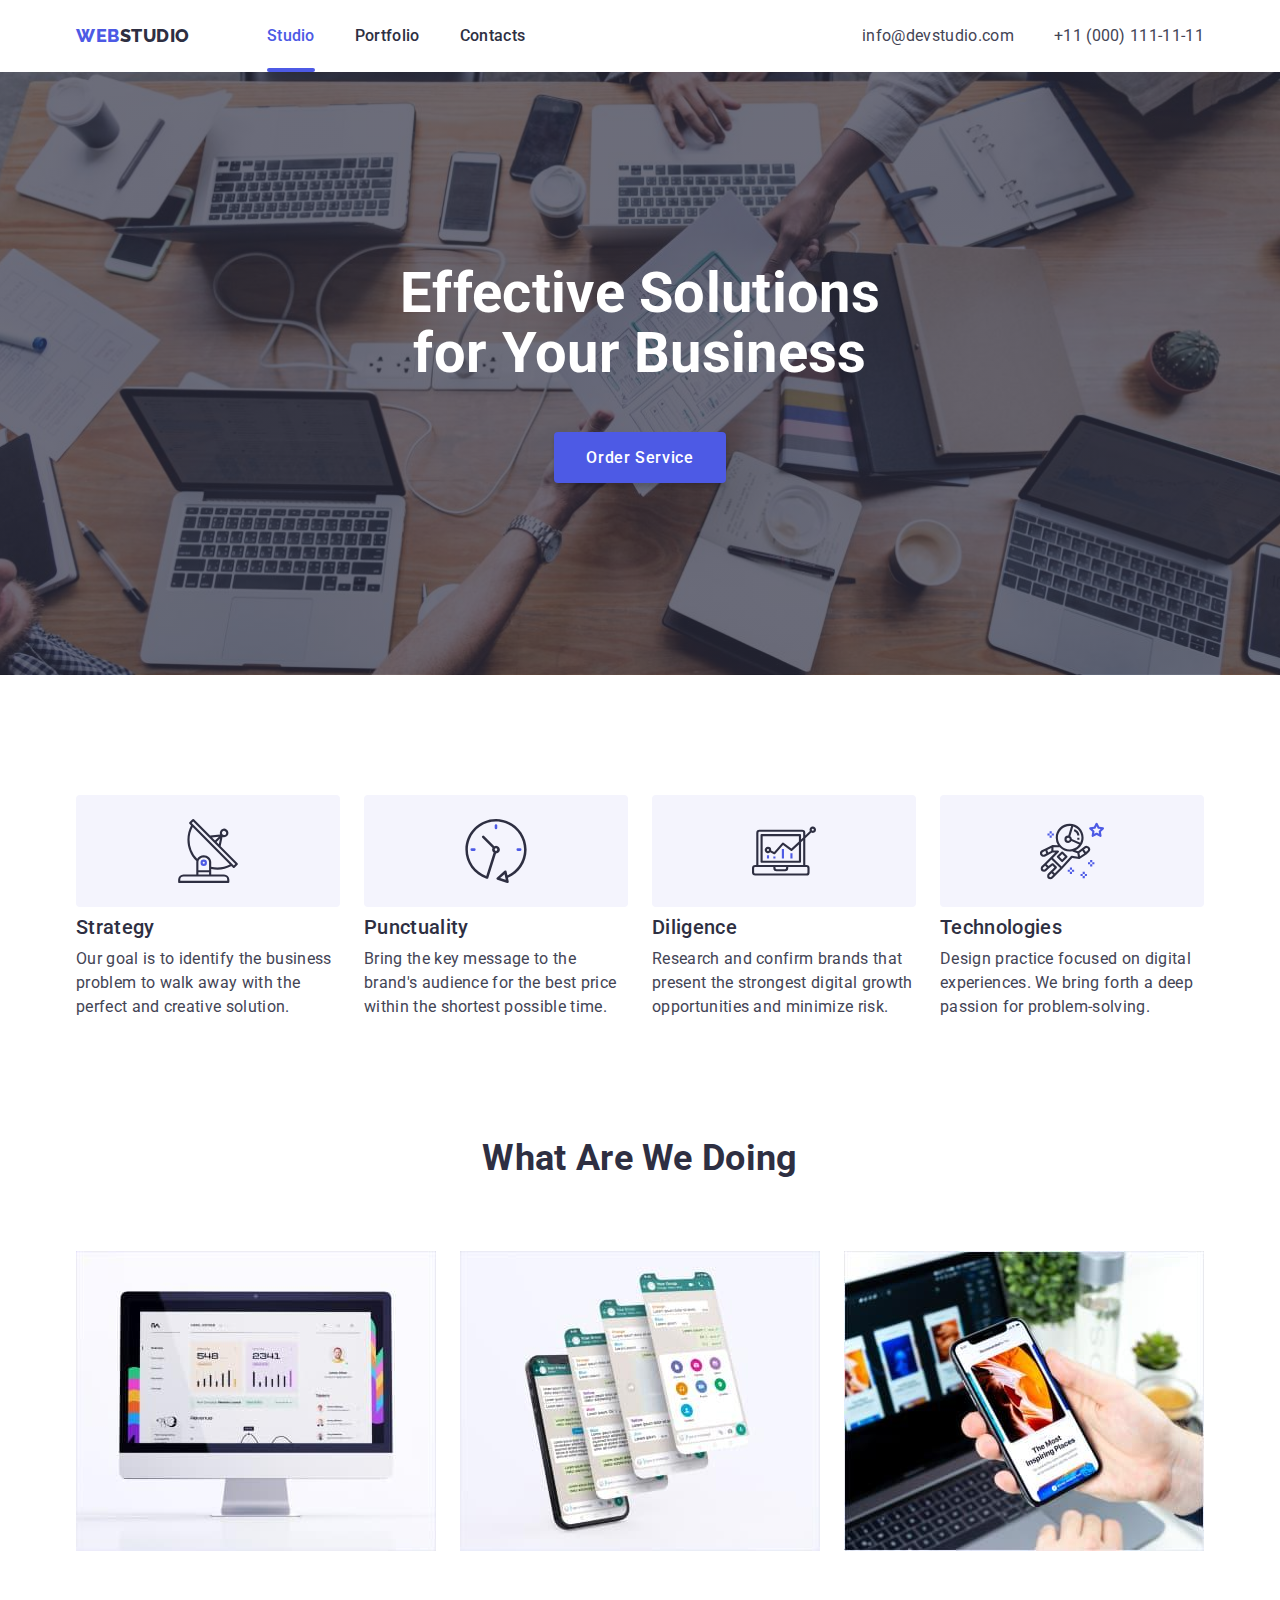
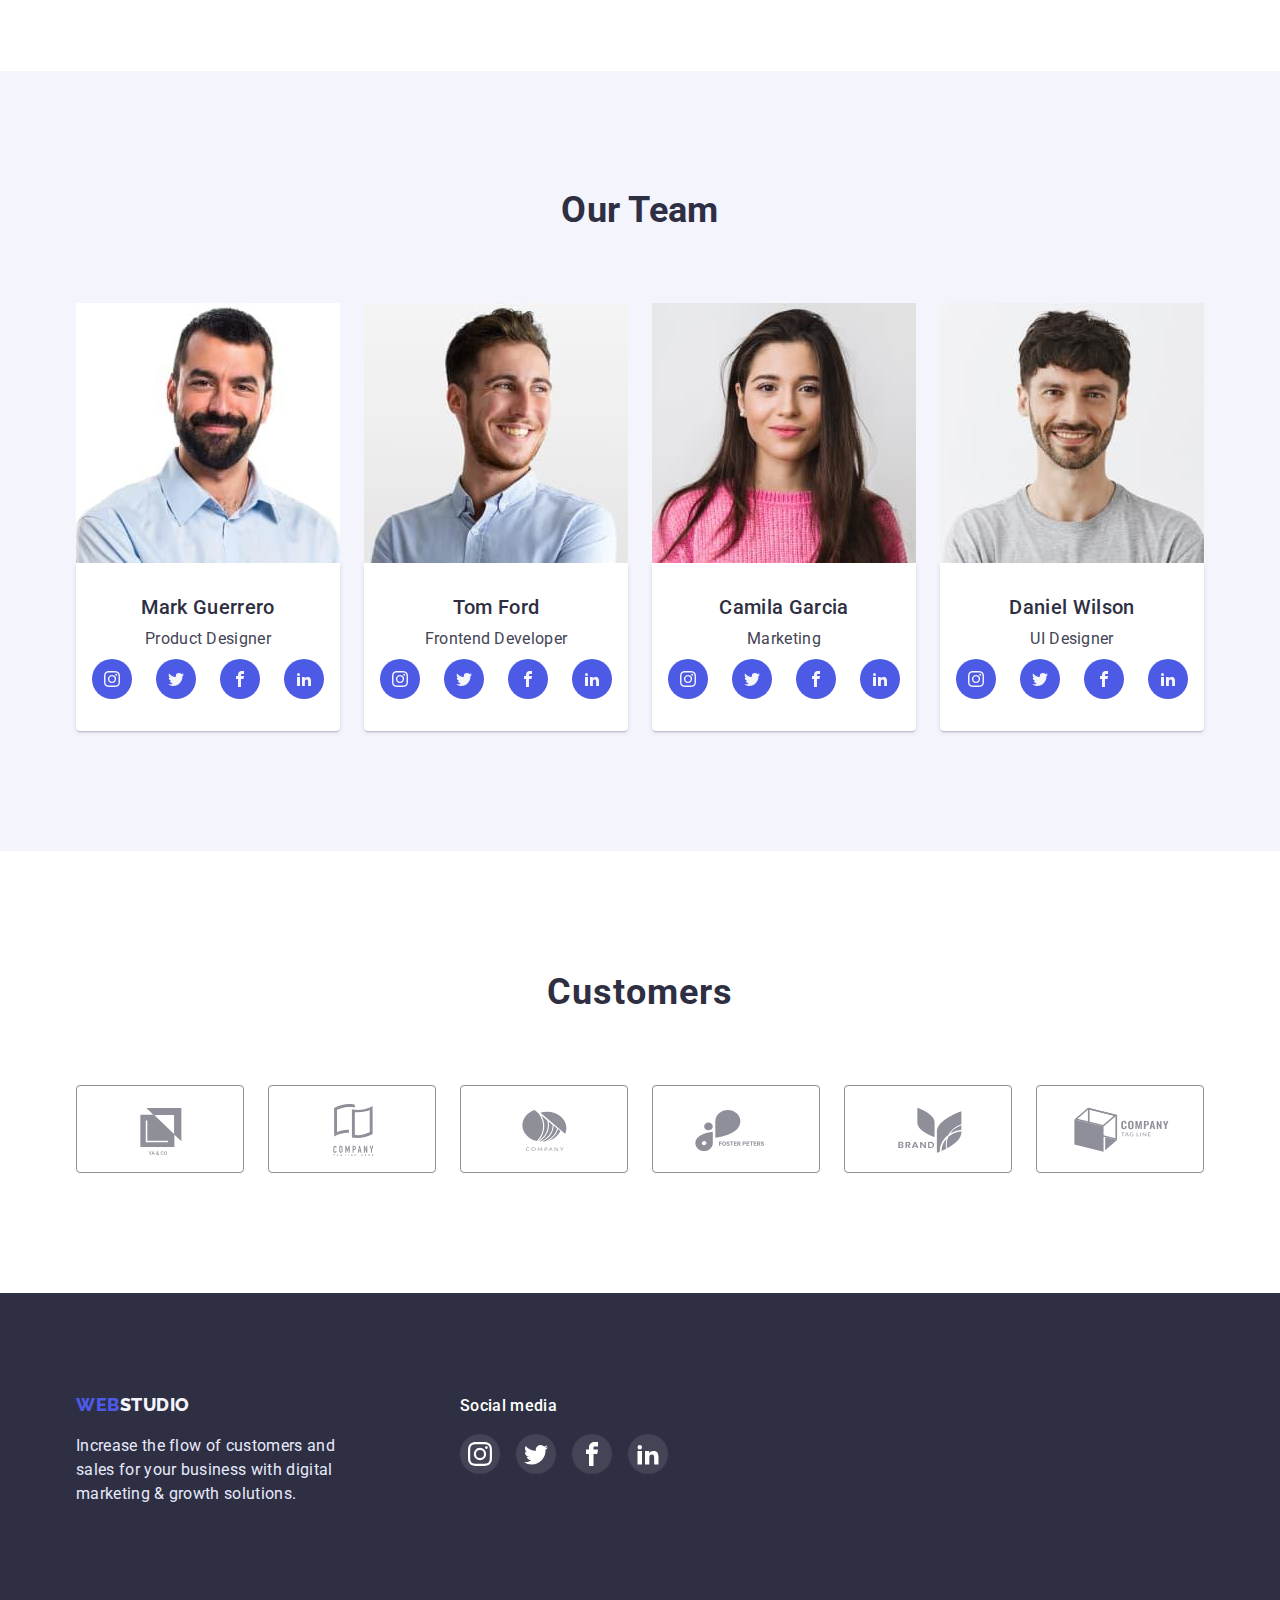
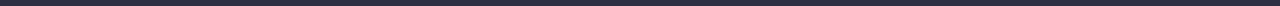
<file: index.html>
<!DOCTYPE html>
<html lang="en">
  <head>
    <meta charset="UTF-8" />
    <meta http-equiv="X-UA-Compatible" content="IE=edge" />
    <meta name="viewport" content="width=device-width, initial-scale=1.0" />
    <link rel="preconnect" href="https://fonts.googleapis.com" />
    <link rel="preconnect" href="https://fonts.gstatic.com" crossorigin />
    <link
      href="https://fonts.googleapis.com/css2?family=Raleway:wght@800&family=Roboto:wght@400;500;700;900&display=swap"
      rel="stylesheet"
    />
    <link
      rel="stylesheet"
      href="https://cdnjs.cloudflare.com/ajax/libs/modern-normalize/1.0.0/modern-normalize.min.css"
    />
    <title>Studio</title>
    <link rel="stylesheet" href="./css/styles.css" />
  </head>

  <body>
    <!-- topline -->
    <header class="page-header">
      <div class="header-container container">
        <nav class="header-nav">
          <a class="logo-item" href="./index.html">
            web<span class="header-logo">studio</span>
          </a>
          <ul class="nav-items list-hidden">
            <li class="nav-list">
              <a class="nav-item current" href="./index.html">Studio</a>
            </li>
            <li class="nav-list">
              <a class="nav-item" href="./portfolio.html">Portfolio</a>
            </li>
            <li class="nav-list"><a class="nav-item" href="#">Contacts</a></li>
          </ul>
        </nav>
        <ul class="contact-items list-hidden">
          <li class="contact-list">
            <a class="contact-item" href="mailto:info@devstudio.com">
              info@devstudio.com
            </a>
          </li>
          <li class="contact-list">
            <a class="contact-item" href="tel:+11(000)111-11-11">
              +11 (000) 111-11-11
            </a>
          </li>
        </ul>
      </div>
    </header>

    <main>
      <!-- hero -->
      <section class="hero">
        <h1 class="hero-title">Effective Solutions for Your Business</h1>
        <button class="hero-button" type="button" data-modal-open>
          Order Service
        </button>
      </section>
      <!-- section features -->
      <section class="section">
        <div class="container">
          <h2 class="visually-hidden">Features</h2>
          <ul class="features list-hidden">
            <li class="list">
              <div class="icons">
                <svg class="icon">
                  <use href="./images/icons.svg#icon-antenna"></use>
                </svg>
              </div>
              <h3 class="container-title">Strategy</h3>
              <p>
                Our goal is to identify the business problem to walk away with
                the perfect and creative solution.
              </p>
            </li>
            <li class="list">
              <div class="icons">
                <svg class="icon">
                  <use href="./images/icons.svg#icon-clock"></use>
                </svg>
              </div>
              <h3 class="container-title">Punctuality</h3>
              <p>
                Bring the key message to the brand's audience for the best price
                within the shortest possible time.
              </p>
            </li>
            <li class="list">
              <div class="icons">
                <svg class="icon">
                  <use href="./images/icons.svg#icon-diagram"></use>
                </svg>
              </div>
              <h3 class="container-title">Diligence</h3>
              <p>
                Research and confirm brands that present the strongest digital
                growth opportunities and minimize risk.
              </p>
            </li>
            <li class="list">
              <div class="icons">
                <svg class="icon">
                  <use href="./images/icons.svg#icon-astronaut"></use>
                </svg>
              </div>
              <h3 class="container-title">Technologies</h3>
              <p>
                Design practice focused on digital experiences. We bring forth a
                deep passion for problem-solving.
              </p>
            </li>
          </ul>
        </div>
      </section>

      <!-- section work -->
      <section class="section">
        <div class="container">
          <h2 class="section-title">What are we doing</h2>
          <ul class="work list-hidden">
            <li class="work-list">
              <img
                src="./images/photo_project1.jpg"
                alt="desktop"
                width="360"
              />
            </li>
            <li class="work-list">
              <img src="./images/photo_project2.jpg" alt="phone" width="360" />
            </li>
            <li class="work-list">
              <img
                src="./images/photo_project3.jpg"
                alt="notebook"
                width="360"
              />
            </li>
          </ul>
        </div>
      </section>
      <!-- section team -->
      <section class="section-team section">
        <div class="container">
          <h2 class="section-title">Our team</h2>
          <ul class="team-list list-hidden">
            <li class="team-card">
              <img
                src="./images/team_img1.jpg"
                alt="Mark Guerrero"
                width="264"
              />
              <div class="card-item">
                <h3 class="container-title">Mark Guerrero</h3>
                <p>Product Designer</p>
                <ul class="team-social">
                  <li class="social-icons">
                    <a class="team-icon" href="">
                      <svg class="team-svg">
                        <use href="./images/icons.svg#icon-instagram"></use>
                      </svg>
                    </a>
                  </li>
                  <li class="social-icons">
                    <a class="team-icon" href="">
                      <svg class="team-svg">
                        <use href="./images/icons.svg#icon-twitter"></use>
                      </svg>
                    </a>
                  </li>
                  <li class="social-icons">
                    <a class="team-icon" href="">
                      <svg class="team-svg">
                        <use href="./images/icons.svg#icon-facebook"></use>
                      </svg>
                    </a>
                  </li>
                  <li class="social-icons">
                    <a class="team-icon" href="">
                      <svg class="team-svg">
                        <use href="./images/icons.svg#icon-linkedin"></use>
                      </svg>
                    </a>
                  </li>
                </ul>
              </div>
            </li>
            <li class="team-card">
              <img src="./images/team_img2.jpg" alt="Tom Ford" width="264" />
              <div class="card-item">
                <h3 class="container-title">Tom Ford</h3>
                <p>Frontend Developer</p>
                <ul class="team-social">
                  <li class="social-icons">
                    <a class="team-icon" href="">
                      <svg class="team-svg">
                        <use href="./images/icons.svg#icon-instagram"></use>
                      </svg>
                    </a>
                  </li>
                  <li class="social-icons">
                    <a class="team-icon" href="">
                      <svg class="team-svg">
                        <use href="./images/icons.svg#icon-twitter"></use>
                      </svg>
                    </a>
                  </li>
                  <li class="social-icons">
                    <a class="team-icon" href="">
                      <svg class="team-svg">
                        <use href="./images/icons.svg#icon-facebook"></use>
                      </svg>
                    </a>
                  </li>
                  <li class="social-icons">
                    <a class="team-icon" href="">
                      <svg class="team-svg">
                        <use href="./images/icons.svg#icon-linkedin"></use>
                      </svg>
                    </a>
                  </li>
                </ul>
              </div>
            </li>
            <li class="team-card">
              <img
                src="./images/team_img3.jpg"
                alt="Camila Garcia"
                width="264"
              />
              <div class="card-item">
                <h3 class="container-title">Camila Garcia</h3>
                <p>Marketing</p>
                <ul class="team-social">
                  <li class="social-icons">
                    <a class="team-icon" href="">
                      <svg class="team-svg">
                        <use href="./images/icons.svg#icon-instagram"></use>
                      </svg>
                    </a>
                  </li>
                  <li class="social-icons">
                    <a class="team-icon" href="">
                      <svg class="team-svg">
                        <use href="./images/icons.svg#icon-twitter"></use>
                      </svg>
                    </a>
                  </li>
                  <li class="social-icons">
                    <a class="team-icon" href="">
                      <svg class="team-svg">
                        <use href="./images/icons.svg#icon-facebook"></use>
                      </svg>
                    </a>
                  </li>
                  <li class="social-icons">
                    <a class="team-icon" href="">
                      <svg class="team-svg">
                        <use href="./images/icons.svg#icon-linkedin"></use>
                      </svg>
                    </a>
                  </li>
                </ul>
              </div>
            </li>
            <li class="team-card">
              <img
                src="./images/team_img4.jpg"
                alt="Daniel Wilson"
                width="264"
              />
              <div class="card-item">
                <h3 class="container-title">Daniel Wilson</h3>
                <p>UI Designer</p>
                <ul class="team-social">
                  <li class="social-icons">
                    <a class="team-icon" href="">
                      <svg class="team-svg">
                        <use href="./images/icons.svg#icon-instagram"></use>
                      </svg>
                    </a>
                  </li>
                  <li class="social-icons">
                    <a class="team-icon" href="">
                      <svg class="team-svg">
                        <use href="./images/icons.svg#icon-twitter"></use>
                      </svg>
                    </a>
                  </li>
                  <li class="social-icons">
                    <a class="team-icon" href="">
                      <svg class="team-svg">
                        <use href="./images/icons.svg#icon-facebook"></use>
                      </svg>
                    </a>
                  </li>
                  <li class="social-icons">
                    <a class="team-icon" href="">
                      <svg class="team-svg">
                        <use href="./images/icons.svg#icon-linkedin"></use>
                      </svg>
                    </a>
                  </li>
                </ul>
              </div>
            </li>
          </ul>
        </div>
      </section>
      <!-- Customers -->
      <section class="section">
        <div class="container">
          <h2 class="customers-title">Customers</h2>
          <ul class="customers">
            <li class="svg-icons">
              <a class="icon-list" href="">
                <svg class="icon-svg">
                  <use href="./images/icons.svg#icon-logo1"></use>
                </svg>
              </a>
            </li>
            <li class="svg-icons">
              <a class="icon-list" href="">
                <svg class="icon-svg">
                  <use href="./images/icons.svg#icon-logo2"></use>
                </svg>
              </a>
            </li>
            <li class="svg-icons">
              <a class="icon-list" href="">
                <svg class="icon-svg">
                  <use href="./images/icons.svg#icon-logo3"></use>
                </svg>
              </a>
            </li>
            <li class="svg-icons">
              <a class="icon-list" href="">
                <svg class="icon-svg">
                  <use href="./images/icons.svg#icon-logo4"></use>
                </svg>
              </a>
            </li>
            <li class="svg-icons">
              <a class="icon-list" href="">
                <svg class="icon-svg">
                  <use href="./images/icons.svg#icon-logo5"></use>
                </svg>
              </a>
            </li>
            <li class="svg-icons">
              <a class="icon-list" href="">
                <svg class="icon-svg">
                  <use href="./images/icons.svg#icon-logo6"></use>
                </svg>
              </a>
            </li>
          </ul>
        </div>
      </section>
      <!-- modal -->
      <div class="backdrop is-hidden" data-modal>
        <div class="modal">
          <button class="modal-button" data-modal-close>
            <svg class="modal-close">
              <use href="./images/icons.svg#icon-close"></use>
            </svg>
          </button>
        </div>
      </div>
    </main>
    <!-- footer -->
    <footer class="page-footer">
      <div class="container">
        <div class="footer-items">
          <a class="logo-item" href="./index.html">
            web<span class="footer-logo">studio</span>
          </a>
          <p class="text-footer">
            Increase the flow of customers and sales for your business with
            digital marketing & growth solutions.
          </p>
        </div>
        <div class="footer-media">
          <h3 class="social-title">Social media</h3>
          <ul class="social-items">
            <li class="svg-items">
              <a class="item-link" href="">
                <svg class="media-svg">
                  <use href="./images/icons.svg#icon-instagram"></use>
                </svg>
              </a>
            </li>
            <li class="svg-items">
              <a class="item-link" href="">
                <svg class="media-svg">
                  <use href="./images/icons.svg#icon-twitter"></use>
                </svg>
              </a>
            </li>
            <li class="svg-items">
              <a class="item-link" href="">
                <svg class="media-svg">
                  <use href="./images/icons.svg#icon-facebook"></use>
                </svg>
              </a>
            </li>
            <li class="svg-items">
              <a class="item-link" href="">
                <svg class="media-svg">
                  <use href="./images/icons.svg#icon-linkedin"></use>
                </svg>
              </a>
            </li>
          </ul>
        </div>
      </div>
    </footer>
    <script src="./js/modal.js"></script>
  </body>
</html>
</file>
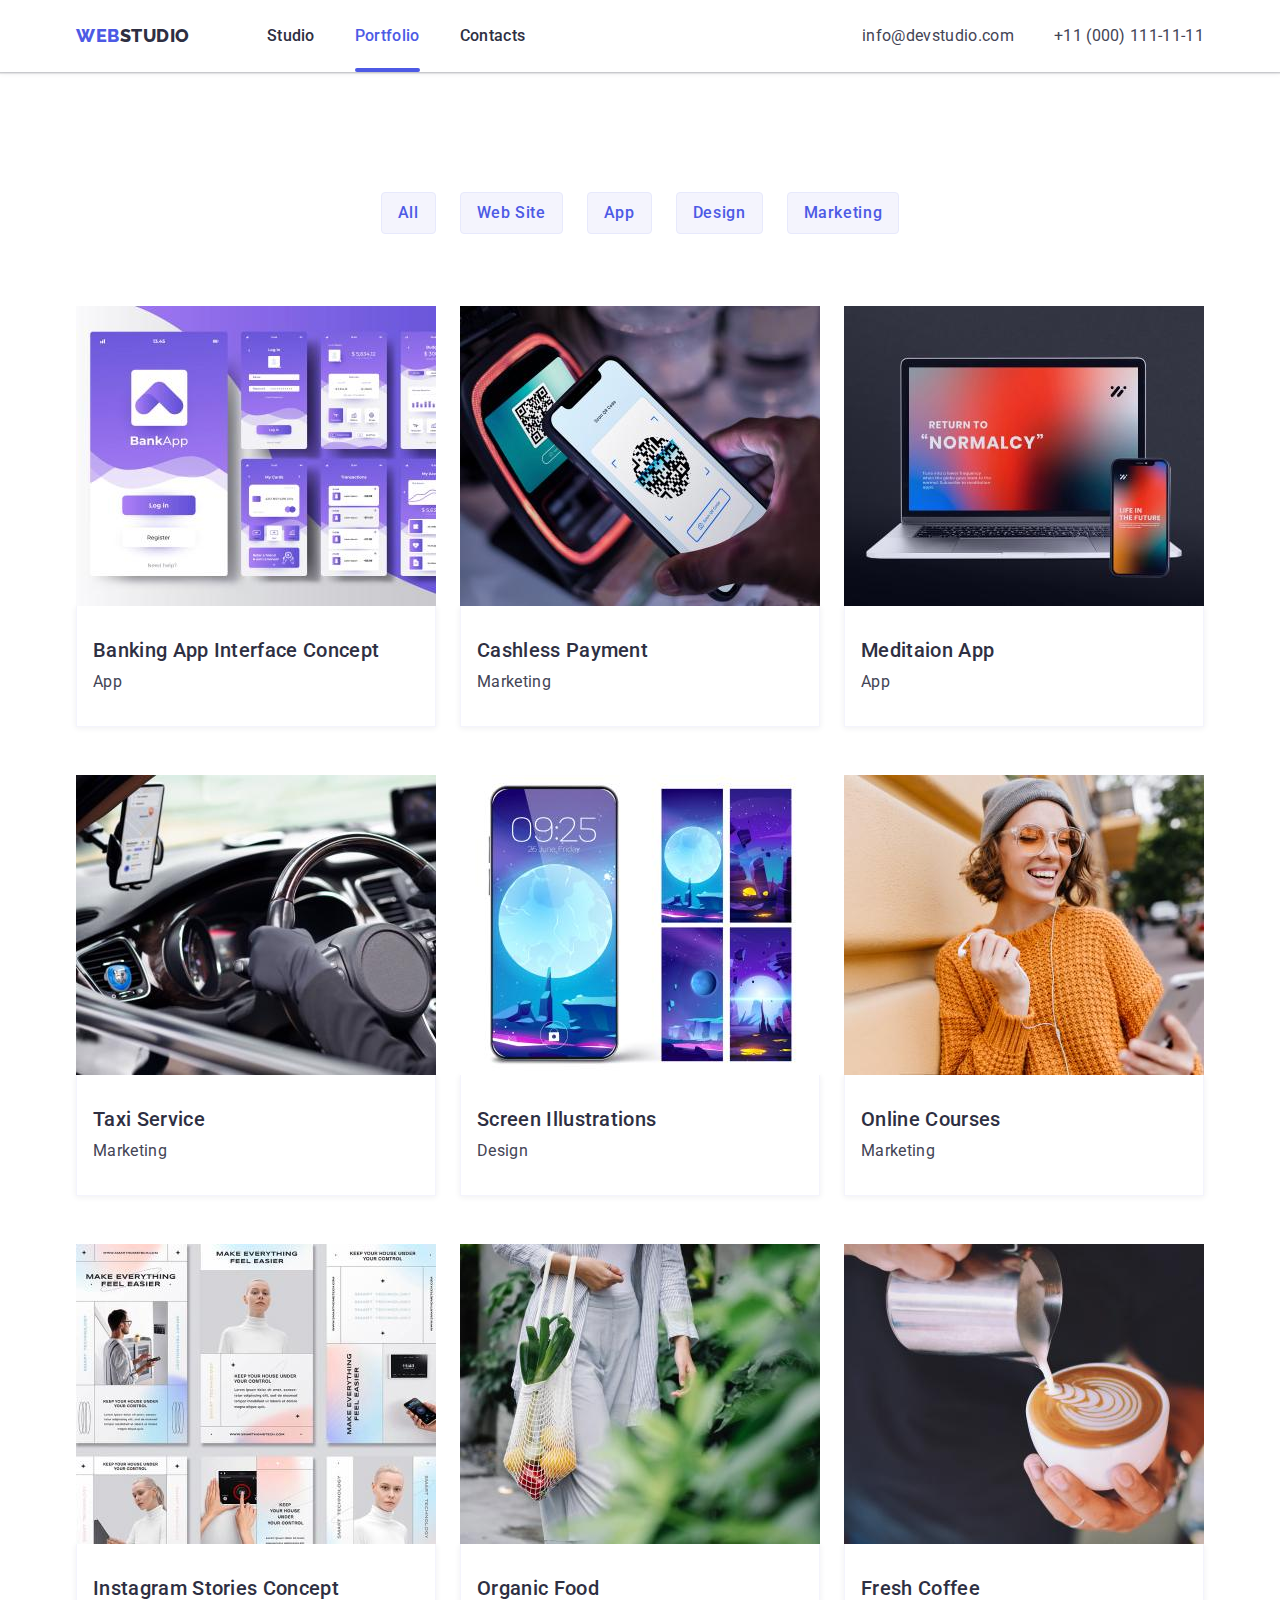
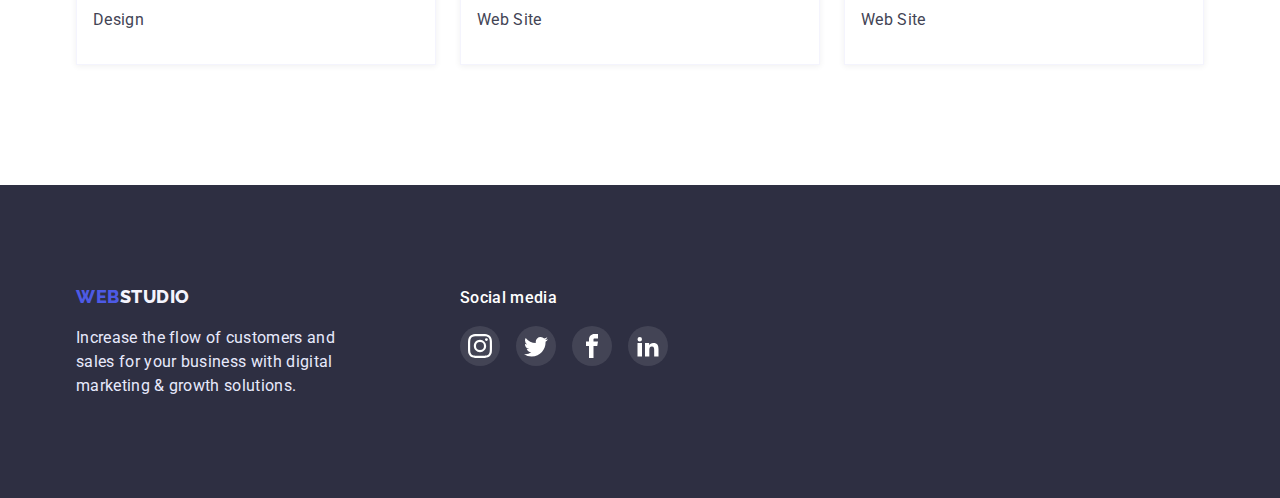
<file: portfolio.html>
<!DOCTYPE html>
<html lang="en">
  <head>
    <meta charset="UTF-8" />
    <meta http-equiv="X-UA-Compatible" content="IE=edge" />
    <meta name="viewport" content="width=device-width, initial-scale=1.0" />
    <link rel="preconnect" href="https://fonts.googleapis.com" />
    <link rel="preconnect" href="https://fonts.gstatic.com" crossorigin />
    <link
      href="https://fonts.googleapis.com/css2?family=Raleway:wght@800&family=Roboto:wght@400;500;700;900&display=swap"
      rel="stylesheet"
    />
    <link
      rel="stylesheet"
      href="https://cdnjs.cloudflare.com/ajax/libs/modern-normalize/1.0.0/modern-normalize.min.css"
    />
    <title>Portfolio</title>
    <link rel="stylesheet" href="./css/styles.css" />
  </head>

  <body>
    <!-- topline -->
    <header class="page-header">
      <div class="header-container container">
        <nav class="header-nav">
          <a class="logo-item" href="./index.html">
            web<span class="header-logo">studio</span>
          </a>
          <ul class="nav-items list-hidden">
            <li class="nav-list">
              <a class="nav-item" href="./index.html">Studio</a>
            </li>
            <li class="nav-list">
              <a class="nav-item current" href="./portfolio.html">Portfolio</a>
            </li>
            <li class="nav-list"><a class="nav-item" href="#">Contacts</a></li>
          </ul>
        </nav>
        <ul class="contact-items list-hidden">
          <li class="contact-list">
            <a class="contact-item" href="mailto:info@devstudio.com">
              info@devstudio.com
            </a>
          </li>
          <li class="contact-list">
            <a class="contact-item" href="tel:+11(000)111-11-11">
              +11 (000) 111-11-11
            </a>
          </li>
        </ul>
      </div>
    </header>
    <main>
      <section class="section">
        <div class="container">
          <h1 class="visually-hidden">Portfolio</h1>
          <ul class="list-hidden buttons">
            <!-- section-buttons -->
            <li class="button-item">
              <button class="button" type="button">All</button>
            </li>
            <li class="button-item">
              <button class="button" type="button">Web Site</button>
            </li>
            <li class="button-item">
              <button class="button" type="button">App</button>
            </li>
            <li class="button-item">
              <button class="button" type="button">Design</button>
            </li>
            <li class="button-item">
              <button class="button" type="button">Marketing</button>
            </li>
          </ul>
          <h2 class="visually-hidden">Project</h2>
          <!-- row1 -->
          <ul class="project-items list-hidden">
            <li>
              <a class="project-item" href="">
                <div class="project-thumb">
                  <img src="./images/img1.jpg" alt="Banking App" width="360" />
                  <div class="overlay">
                    <p>
                      14 Stylish and User-Friendly App Design Concepts · Task
                      Manager App · Calorie Tracker App · Exotic Fruit Ecommerce
                      App · Cloud Storage App
                    </p>
                  </div>
                </div>
                <div class="card-content">
                  <h3 class="container-title">Banking App Interface Concept</h3>
                  <p>App</p>
                </div>
              </a>
            </li>
            <li>
              <a class="project-item" href="">
                <div class="project-thumb">
                  <img
                    src="./images/img2.jpg"
                    alt="Cashless Payment"
                    width="360"
                  />
                  <div class="overlay">
                    <p>
                      14 Stylish and User-Friendly App Design Concepts · Task
                      Manager App · Calorie Tracker App · Exotic Fruit Ecommerce
                      App · Cloud Storage App
                    </p>
                  </div>
                </div>
                <div class="card-content">
                  <h3 class="container-title">Cashless Payment</h3>
                  <p>Marketing</p>
                </div>
              </a>
            </li>
            <li>
              <a class="project-item" href="">
                <div class="project-thumb">
                  <img
                    src="./images/img3.jpg"
                    alt="Meditaion App"
                    width="360"
                  />
                  <div class="overlay">
                    <p>
                      14 Stylish and User-Friendly App Design Concepts · Task
                      Manager App · Calorie Tracker App · Exotic Fruit Ecommerce
                      App · Cloud Storage App
                    </p>
                  </div>
                </div>
                <div class="card-content">
                  <h3 class="container-title">Meditaion App</h3>
                  <p>App</p>
                </div>
              </a>
            </li>
            <!-- row2 -->
            <li>
              <a class="project-item" href="">
                <div class="project-thumb">
                  <img src="./images/img4.jpg" alt="Taxi Service" width="360" />
                  <div class="overlay">
                    <p>
                      14 Stylish and User-Friendly App Design Concepts · Task
                      Manager App · Calorie Tracker App · Exotic Fruit Ecommerce
                      App · Cloud Storage App
                    </p>
                  </div>
                </div>
                <div class="card-content">
                  <h3 class="container-title">Taxi Service</h3>
                  <p>Marketing</p>
                </div>
              </a>
            </li>
            <li>
              <a class="project-item" href="">
                <div class="project-thumb">
                  <img
                    src="./images/img5.jpg"
                    alt="Screen Illustrations"
                    width="360"
                  />
                  <div class="overlay">
                    <p>
                      14 Stylish and User-Friendly App Design Concepts · Task
                      Manager App · Calorie Tracker App · Exotic Fruit Ecommerce
                      App · Cloud Storage App
                    </p>
                  </div>
                </div>
                <div class="card-content">
                  <h3 class="container-title">Screen Illustrations</h3>
                  <p>Design</p>
                </div>
              </a>
            </li>
            <li>
              <a class="project-item" href="">
                <div class="project-thumb">
                  <img
                    src="./images/img6.jpg"
                    alt="Online Courses"
                    width="360"
                  />
                  <div class="overlay">
                    <p>
                      14 Stylish and User-Friendly App Design Concepts · Task
                      Manager App · Calorie Tracker App · Exotic Fruit Ecommerce
                      App · Cloud Storage App
                    </p>
                  </div>
                </div>
                <div class="card-content">
                  <h3 class="container-title">Online Courses</h3>
                  <p>Marketing</p>
                </div>
              </a>
            </li>
            <!-- row3 -->
            <li>
              <a class="project-item" href="">
                <div class="project-thumb">
                  <img
                    src="./images/img7.jpg"
                    alt="Instagram Stories"
                    width="360"
                  />
                  <div class="overlay">
                    <p>
                      14 Stylish and User-Friendly App Design Concepts · Task
                      Manager App · Calorie Tracker App · Exotic Fruit Ecommerce
                      App · Cloud Storage App
                    </p>
                  </div>
                </div>
                <div class="card-content">
                  <h3 class="container-title">Instagram Stories Concept</h3>
                  <p>Design</p>
                </div>
              </a>
            </li>
            <li>
              <a class="project-item" href="">
                <div class="project-thumb">
                  <img src="./images/img8.jpg" alt="Organic Food" width="360" />
                  <div class="overlay">
                    <p>
                      14 Stylish and User-Friendly App Design Concepts · Task
                      Manager App · Calorie Tracker App · Exotic Fruit Ecommerce
                      App · Cloud Storage App
                    </p>
                  </div>
                </div>
                <div class="card-content">
                  <h3 class="container-title">Organic Food</h3>
                  <p>Web Site</p>
                </div>
              </a>
            </li>
            <li>
              <a class="project-item" href="">
                <div class="project-thumb">
                  <img src="./images/img9.jpg" alt="Fresh Coffee" width="360" />
                  <div class="overlay">
                    <p>
                      14 Stylish and User-Friendly App Design Concepts · Task
                      Manager App · Calorie Tracker App · Exotic Fruit Ecommerce
                      App · Cloud Storage App
                    </p>
                  </div>
                </div>
                <div class="card-content">
                  <h3 class="container-title">Fresh Coffee</h3>
                  <p>Web Site</p>
                </div>
              </a>
            </li>
          </ul>
        </div>
      </section>
    </main>
    <!-- footer -->
    <footer class="page-footer">
      <div class="container">
        <div class="footer-items">
          <a class="logo-item" href="./index.html">
            web<span class="footer-logo">studio</span>
          </a>
          <p class="text-footer">
            Increase the flow of customers and sales for your business with
            digital marketing & growth solutions.
          </p>
        </div>
        <div class="footer-media">
          <h3 class="social-title">Social media</h3>
          <ul class="social-items">
            <li class="svg-items">
              <a class="item-link" href="">
                <svg class="media-svg">
                  <use href="./images/icons.svg#icon-instagram"></use>
                </svg>
              </a>
            </li>
            <li class="svg-items">
              <a class="item-link" href="">
                <svg class="media-svg">
                  <use href="./images/icons.svg#icon-twitter"></use>
                </svg>
              </a>
            </li>
            <li class="svg-items">
              <a class="item-link" href="">
                <svg class="media-svg">
                  <use href="./images/icons.svg#icon-facebook"></use>
                </svg>
              </a>
            </li>
            <li class="svg-items">
              <a class="item-link" href="">
                <svg class="media-svg">
                  <use href="./images/icons.svg#icon-linkedin"></use>
                </svg>
              </a>
            </li>
          </ul>
        </div>
      </div>
    </footer>
  </body>
</html>
</file>
<file: css/styles.css>
html {
  box-sizing: border-box;
  padding: 0;
  margin: 0;
}
*,
*::before,
*::after {
  box-sizing: inherit;
}
:root {
  --primary-brand-color: #4d5ae5;
  --primary-header-color: #2e2f42;
  --primary-success-color: #31d0aa;
  --primary-text-color: #434455;
  --primary-subtle-color: #8e8f99;
  --primary-cloud-color: #f4f4fd;
  --primary-accent-color: #e7e9fc;
  --primary-bg-color: #ffffff;
  --primary-transition: 250ms cubic-bezier(0.4, 0, 0.2, 1);
}
.list-hidden {
  padding: 0;
  margin: 0;
  list-style: none;
}
.visually-hidden {
  position: absolute;
  white-space: nowrap;
  width: 1px;
  height: 1px;
  overflow: hidden;
  border: 0;
  padding: 0;
  clip: rect(0 0 0 0);
  clip-path: inset(50%);
  margin: -1px;
}
body {
  background-color: var(--primary-bg-color);
  color: var(--primary-text-color);
  font-family: "Roboto", sans-serif;
  font-size: 16px;
  line-height: 1.5;
  letter-spacing: 0.02em;
}
body,
p,
h2,
h3,
ul {
  list-style: none;
  margin: 0;
  padding-left: 0;
}
img {
  display: block;
  max-width: 100%;
}

/* logo */
.logo-item {
  color: var(--primary-brand-color);

  font-family: "Raleway", sans-serif;
  font-weight: 800;
  font-size: 18px;
  line-height: 1.33;
  letter-spacing: 0.03em;
  text-transform: uppercase;
  text-decoration: none;
}
.header-logo {
  color: var(--primary-header-color);
  margin-right: 77px;
}
.footer-logo {
  color: var(--primary-cloud-color);
}

/* container */
.container {
  width: 1158px;
  padding-left: 15px;
  padding-right: 15px;
  margin-left: auto;
  margin-right: auto;
}
/* section */
.section {
  padding-top: 120px;
  padding-bottom: 120px;
}
.section:nth-child(2) {
  padding-bottom: 0;
}
/* titles */
.section-title {
  color: var(--primary-header-color);
  font-weight: 700;
  font-size: 36px;
  line-height: 1.11;
  text-align: center;
  text-transform: capitalize;

  margin-bottom: 72px;
}
.container-title {
  color: var(--primary-header-color);
  font-weight: 500;
  font-size: 20px;
  line-height: 1.2;

  margin-bottom: 8px;
}

/* top-line */
.page-header {
  color: var(--primary-header-color);
  box-shadow: 0px 2px 1px rgba(46, 47, 66, 0.08),
    0px 1px 1px rgba(46, 47, 66, 0.16), 0px 1px 6px rgba(46, 47, 66, 0.08);
}
.header-container {
  display: flex;
}
.header-nav,
.contact-items {
  display: flex;
  align-items: center;
}
.nav-items,
.contact-items {
  display: flex;
  align-items: center;
  padding: 0px;
  gap: 40px;
}
.nav-list {
  position: relative;
}
.contact-items {
  margin-left: auto;
}
.nav-item,
.contact-item,
.project-item {
  text-decoration: none;
}
.contact-item {
  color: var(--primary-text-color);
  letter-spacing: 0.02em;
}
.nav-item {
  color: var(--primary-header-color);
  font-weight: 500;
  display: block;
  padding-top: 24px;
  padding-bottom: 24px;
}
.nav-item,
.contact-item {
  transition: color var(--primary-transition);
}

.nav-item:focus,
.nav-item:hover,
.contact-item:hover,
.contact-item:focus,
.current {
  color: var(--primary-brand-color);
}
.current::after {
  content: "";
  position: absolute;
  display: block;
  width: 100%;
  height: 4px;
  bottom: 0;
  border-radius: 2px;
  background-color: var(--primary-brand-color);
}

/* hero */
.hero {
  background-size: cover;
  background-position: center;
  background-image: linear-gradient(
      to right,
      rgba(46, 47, 66, 0.7),
      rgba(46, 47, 66, 0.7)
    ),
    url(../images/people-office.jpg);

  max-width: 1600px;
  text-align: center;
  padding-bottom: 192px;
  padding-top: 192px;
  margin-left: auto;
  margin-right: auto;
}
.hero-title {
  color: var(--primary-bg-color);
  font-weight: 700;
  font-size: 56px;
  line-height: 1.07;
  max-width: 496px;
  margin-bottom: 48px;
  margin-top: 0;
  margin-left: auto;
  margin-right: auto;
}
.hero-button {
  background-color: var(--primary-brand-color);
  color: var(--primary-bg-color);
  font-weight: 500;
  font-size: 16px;
  line-height: 1.19;
  letter-spacing: 0.04em;
  cursor: pointer;

  padding: 16px 32px;
  border-radius: 4px;
  border: none;
  box-shadow: 0px 4px 4px rgba(0, 0, 0, 0.15);

  transition: box-shadow var(--primary-transition);
}
.hero-button:hover {
  background: var(--primary-brand-color);
  box-shadow: 0px 1px 6px rgba(46, 47, 66, 0.08),
    0px 1px 1px rgba(46, 47, 66, 0.16), 0px 2px 1px rgba(46, 47, 66, 0.08);
  border-radius: 4px;
}

/* features */
.features {
  display: flex;
}
.list {
  max-width: 264px;
  gap: 8px;
  margin-right: 24px;
}
.list:last-child {
  margin-right: 0;
}
.icons {
  display: flex;
  justify-content: center;
  align-items: center;

  height: 112px;
  background-color: var(--primary-cloud-color);
  border-radius: 4px;
  margin-bottom: 8px;
}
.icon {
  width: 64px;
  height: 64px;
}

/* work */
.work {
  display: flex;
}
.work-list {
  margin-right: 24px;
}
.work-list:last-child {
  margin-right: 0;
}

/* team */
.section-team {
  background-color: var(--primary-cloud-color);
}
.team-list {
  display: flex;
  gap: 24px;
}
.team-card {
  background-color: var(--primary-bg-color);
}
.card-item {
  text-align: center;
  padding: 32px 16px;
  box-shadow: 0px 1px 6px rgba(46, 47, 66, 0.08),
    0px 1px 1px rgba(46, 47, 66, 0.16), 0px 2px 1px rgba(46, 47, 66, 0.08);
  border-radius: 0px 0px 4px 4px;
}
/* team-social */
.team-social {
  display: flex;
  justify-content: center;
  gap: 24px;
  margin-top: 8px;
}
.team-icon .team-svg {
  width: 40px;
  height: 40px;
  padding: 12px;
  fill: var(--primary-cloud-color);
}
.team-icon {
  display: flex;
  justify-content: center;
  align-items: center;
  border-radius: 50%;
  background-color: var(--primary-brand-color);

  transition: background-color var(--primary-transition);
}
.team-icon:hover,
.team-icon:focus {
  background-color: var(--primary-success-color);
}

/* customers */
.customers-title {
  font-family: inherit;
  color: var(--primary-header-color);
  font-weight: 700;
  font-size: 36px;
  line-height: 1.17;
  text-align: center;
  letter-spacing: 0.03em;

  margin-bottom: 72px;
}
.customers {
  display: flex;
  gap: 24px;
}
.svg-icons {
  display: flex;
  justify-content: center;
  width: 100%;
}
.icon-list {
  display: flex;
  justify-content: center;
  align-items: center;

  width: 100%;
  height: 88px;
  border: 1px solid var(--primary-subtle-color);
  border-radius: 4px;

  transition: border var(--primary-transition);
}
.icon-svg {
  width: 104px;
  height: 56px;
  fill: var(--primary-subtle-color);

  transition: fill var(--primary-transition);
}
.icon-list:hover,
.icon-list:focus {
  fill: var(--primary-brand-color);
  border: 1px solid var(--primary-brand-color);
}
.icon-list:hover .icon-svg,
.icon-list:focus .icon-svg {
  fill: var(--primary-brand-color);
}

/* footer */
.page-footer {
  background-color: var(--primary-header-color);
  padding-top: 100px;
  padding-bottom: 100px;
}
.page-footer .container {
  display: flex;
  align-items: baseline;
}
.footer-media {
  margin-left: 120px;
  display: flex;
  flex-direction: column;
}
.text-footer {
  max-width: 264px;
  color: var(--primary-accent-color);
  margin-top: 16px;
}

/* media */
.social-title {
  font-family: inherit;
  color: var(--primary-bg-color);
  font-weight: 500;
  font-size: 16px;
  line-height: 1.5;
  letter-spacing: 0.02em;
  margin-bottom: 16px;
}
.social-items {
  display: flex;
  gap: 16px;
}
.media-svg {
  width: 40px;
  height: 40px;
  padding: 8px;
  fill: var(--primary-bg-color);
}
.item-link {
  display: flex;
  justify-content: center;
  align-items: center;
  border-radius: 50%;
  background-color: var(--primary-text-color);

  transition: background-color var(--primary-transition);
}
.item-link:hover,
.item-link:focus {
  background-color: var(--primary-success-color);
}

/* modal */
.backdrop {
  position: fixed;
  top: 0;
  left: 0;
  width: 100%;
  height: 100%;
  background: rgba(46, 47, 66, 0.4);
  opacity: 1;

  transition: opacity var(--primary-transition),
    visibility var(--primary-transition);
}
.backdrop.is-hidden {
  opacity: 0;
  pointer-events: none;
  visibility: hidden;
}
.backdrop.is-hidden .modal {
  transform: translate(0, 0) rotate(-90deg);
}
.modal {
  position: absolute;
  top: 50%;
  left: 50%;
  transform: translate(-50%, -50%) rotate(0);

  width: 408px;
  height: 576px;
  background-color: #fcfcfc;
  box-shadow: 0px 1px 1px rgba(0, 0, 0, 0.14), 0px 1px 3px rgba(0, 0, 0, 0.12),
    0px 2px 1px rgba(0, 0, 0, 0.2);
  border-radius: 4px;

  transition: opacity var(--primary-transition),
    transform var(--primary-transition), rotate var(--primary-transition);
}
.modal-button {
  position: absolute;
  right: 24px;
  top: 24px;

  display: flex;
  align-items: center;
  align-content: center;

  cursor: pointer;

  width: 24px;
  height: 24px;
  border: 1px solid rgba(0, 0, 0, 0.1);
  border-radius: 50%;
  background-color: var(--primary-accent-color);

  transition: box-shadow var(--primary-transition);
}
.modal-close {
  max-height: 24px;
}
.modal-button:hover,
.modal-button:focus {
  box-shadow: 0px 1px 6px rgba(46, 47, 66, 0.08),
    0px 1px 1px rgba(46, 47, 66, 0.16), 0px 2px 1px rgba(46, 47, 66, 0.08);
}

/* portfolio */
/* buttons */
.buttons {
  display: flex;
  justify-content: center;
  gap: 24px;

  margin-bottom: 72px;
}
.button {
  background-color: var(--primary-cloud-color);
  color: var(--primary-brand-color);
  cursor: pointer;
  font-family: inherit;
  font-weight: 500;
  font-size: 16px;
  line-height: 1.5;
  letter-spacing: 0.04em;

  padding: 8px 16px;
  border: 1px solid var(--primary-accent-color);
  border-radius: 4px;

  transition: background-color var(--primary-transition),
    border var(--primary-transition), color var(--primary-transition),
    box-shadow var(--primary-transition);
}

.button:hover,
.button:focus {
  background-color: var(--primary-brand-color);
  color: var(--primary-bg-color);

  border: 1px solid transparent;
  box-shadow: 0px 3px 1px rgba(0, 0, 0, 0.1), 0px 2px 1px rgba(0, 0, 0, 0.08),
    0px 2px 2px rgba(0, 0, 0, 0.12);
}
/* project-card */
.project-items {
  display: flex;
  flex-wrap: wrap;
  row-gap: 48px;
  column-gap: 24px;
}
.card-content {
  padding: 32px 16px;
  border-left: 0.5px solid var(--primary-cloud-color);
  border-right: 0.5px solid var(--primary-cloud-color);
  border-bottom: 0.5px solid var(--primary-cloud-color);
  box-shadow: 0px 1px 6px rgba(46, 47, 66, 0.08);
}
.project-item {
  color: var(--primary-text-color);
  display: block;

  transition: box-shadow var(--primary-transition);
}
.project-item:hover,
.project-item:focus {
  box-shadow: 0px 1px 6px rgba(46, 47, 66, 0.08),
    0px 1px 1px rgba(46, 47, 66, 0.16), 0px 2px 1px rgba(46, 47, 66, 0.08);
}
/* overlay */
.project-thumb {
  position: relative;

  width: 100%;
  height: 100%;

  overflow: hidden;

  font-family: inherit;
  color: var(--primary-cloud-color);
}
.project-item:hover .overlay,
.project-item:focus .overlay {
  transform: translateY(0%);
}
.overlay {
  position: absolute;
  top: 0;
  left: 0;
  width: 100%;
  height: 100%;
  background-color: var(--primary-brand-color);
  padding-left: 32px;
  padding-right: 32px;
  padding-top: 40px;

  transform: translateY(100%);
  transition: transform var(--primary-transition);
}
</file>
